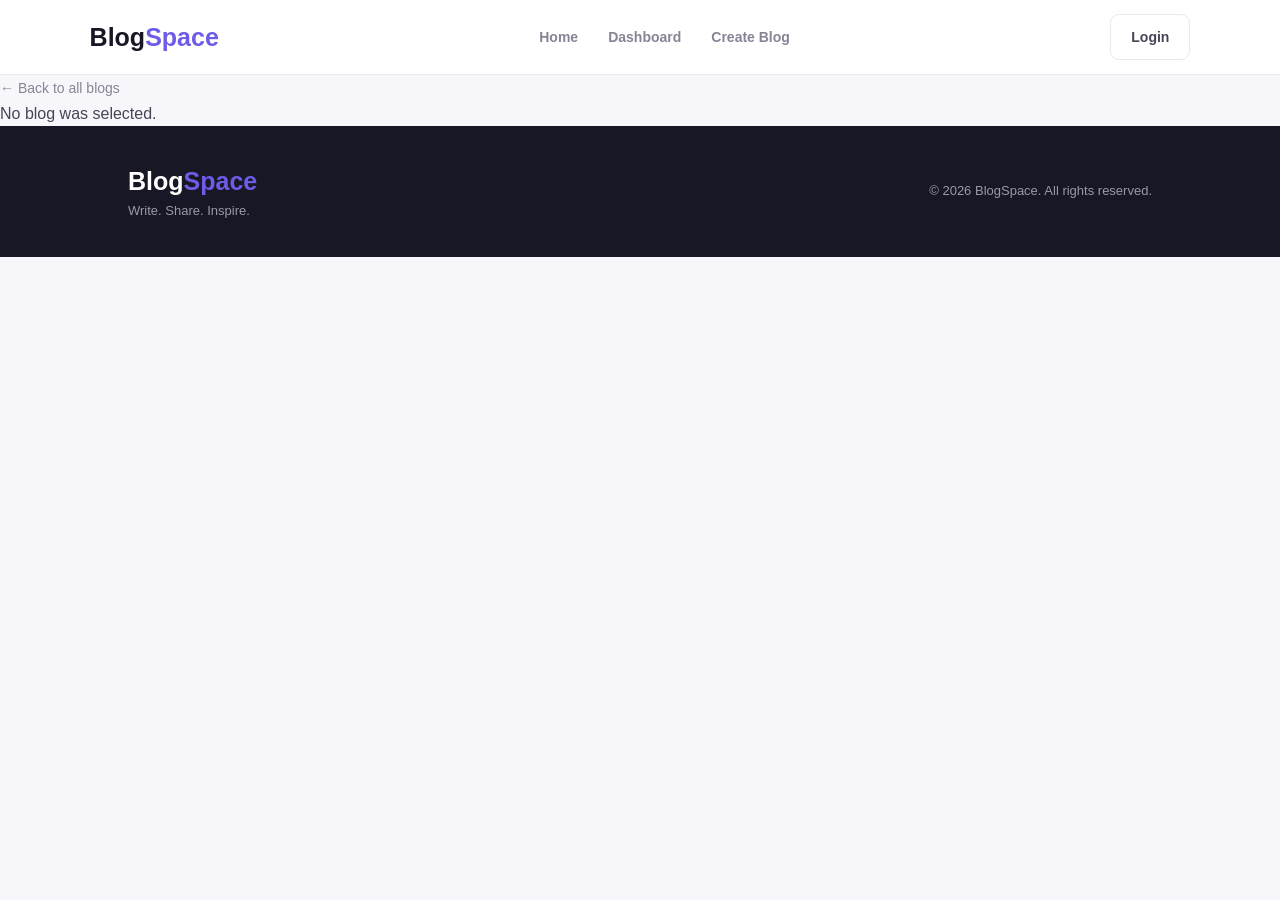
<file: Blog-application/public/blog-details.html>
<!DOCTYPE html>
<html lang="en">
<head>
    <meta charset="UTF-8">
    <meta name="viewport" content="width=device-width, initial-scale=1.0">
    <title>Blog Details - BlogSpace</title>
    <link rel="stylesheet" href="css/style.css">
</head>
<body>

<header class="navbar">
    <a href="index.html" class="logo">Blog<span>Space</span></a>

    <nav>
        <a href="index.html">Home</a>
        <a href="dashboard.html">Dashboard</a>
        <a href="create-blog.html">Create Blog</a>
    </nav>

    <div class="nav-buttons">
        <a href="login.html" class="btn btn-outline">Login</a>
    </div>
</header>

<main class="detail-container">
    <a href="index.html" class="back-link">← Back to all blogs</a>

    <article id="blogDetails" class="detail-card">
        Loading blog...
    </article>
</main>

<footer>
    <div class="footer-content">
        <div>
            <a href="index.html" class="logo">Blog<span>Space</span></a>
            <p>Write. Share. Inspire.</p>
        </div>
        <p>© 2026 BlogSpace. All rights reserved.</p>
    </div>
</footer>

<script src="js/script.js"></script>
</body>
</html>
</file>
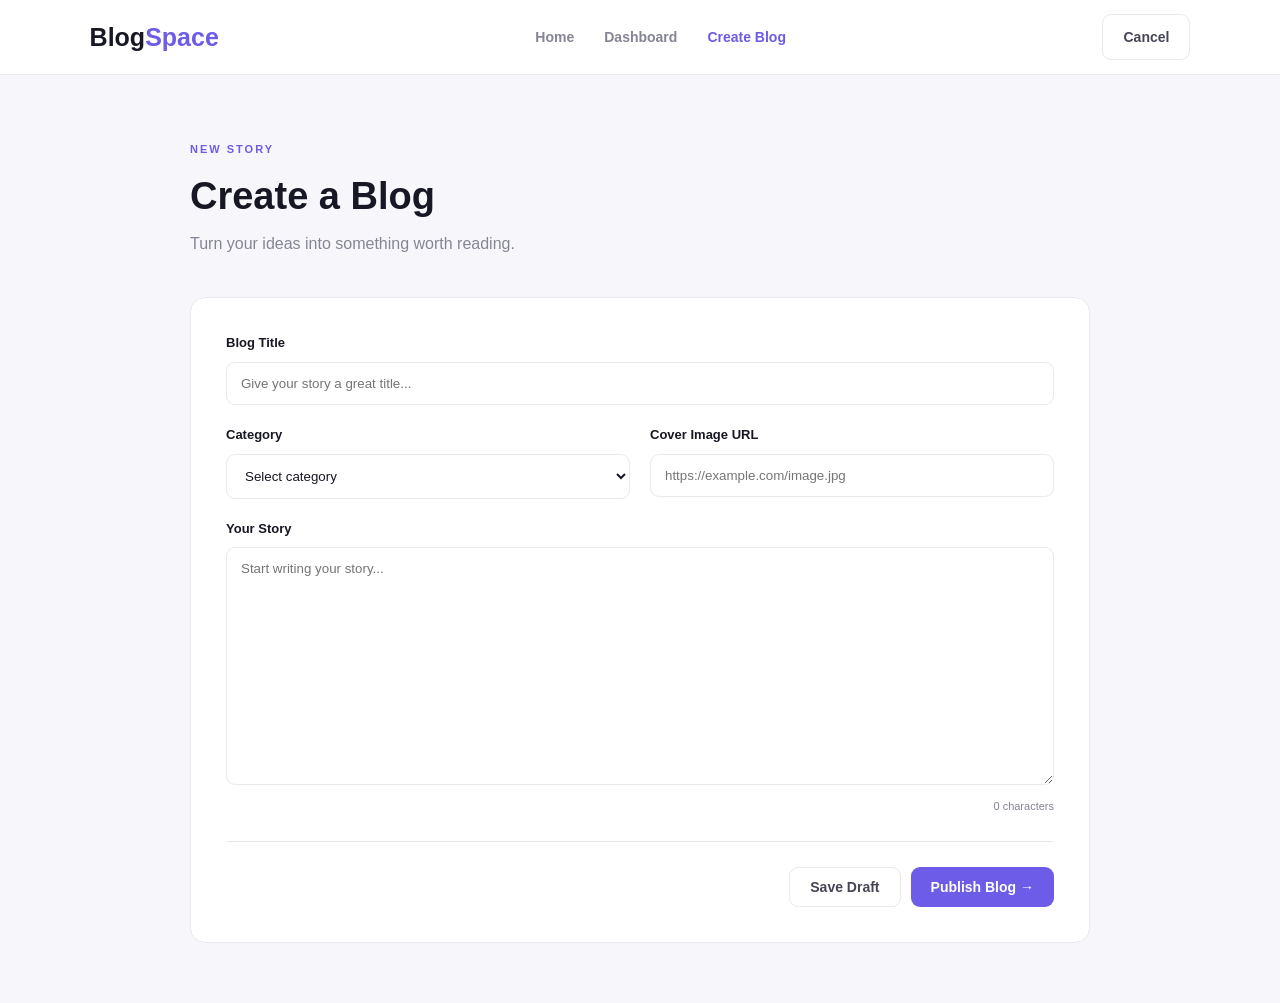
<file: Blog-application/public/Create-blog.html>
<!DOCTYPE html>
<html lang="en">
<head>
    <meta charset="UTF-8">
    <meta name="viewport" content="width=device-width, initial-scale=1.0">
    <title>BlogSpace - Create Blog</title>
    <link rel="stylesheet" href="css/style.css">
</head>

<body>

<header class="navbar">

    <a href="index.html" class="logo">
        Blog<span>Space</span>
    </a>

    <nav>
        <a href="index.html">Home</a>
        <a href="dashboard.html">Dashboard</a>
        <a href="create-blog.html" class="active">Create Blog</a>
    </nav>

    <div class="nav-buttons">
        <a href="dashboard.html" class="btn btn-outline">
            Cancel
        </a>
    </div>

</header>


<main class="create-container">

    <div class="create-header">

        <div>
            <span class="section-label">NEW STORY</span>
            <h1>Create a Blog</h1>
            <p>Turn your ideas into something worth reading.</p>
        </div>

    </div>


    <form id="blogForm" class="blog-form">

        <div class="form-group">

            <label for="blogTitle">
                Blog Title
            </label>

            <input
                type="text"
                id="blogTitle"
                placeholder="Give your story a great title..."
                required
            >

        </div>


        <div class="form-row">

            <div class="form-group">

                <label for="blogCategory">
                    Category
                </label>

                <select id="blogCategory" required>

                    <option value="">
                        Select category
                    </option>

                    <option>Technology</option>
                    <option>Lifestyle</option>
                    <option>Travel</option>
                    <option>Creativity</option>
                    <option>Education</option>

                </select>

            </div>


            <div class="form-group">

                <label for="blogImage">
                    Cover Image URL
                </label>

                <input
                    type="url"
                    id="blogImage"
                    placeholder="https://example.com/image.jpg"
                >

            </div>

        </div>


        <div class="form-group">

            <label for="blogContent">
                Your Story
            </label>

            <textarea
                id="blogContent"
                rows="14"
                placeholder="Start writing your story..."
                required
            ></textarea>

            <div class="character-count">
                <span id="characterCount">0</span> characters
            </div>

        </div>


        <div class="editor-actions">

            <button
                type="button"
                id="saveDraft"
                class="btn btn-outline"
            >
                Save Draft
            </button>

            <button
                type="submit"
                class="btn btn-primary"
            >
                Publish Blog →
            </button>

        </div>

    </form>

</main>


<script src="js/script.js"></script>

</body>
</html>
</file>
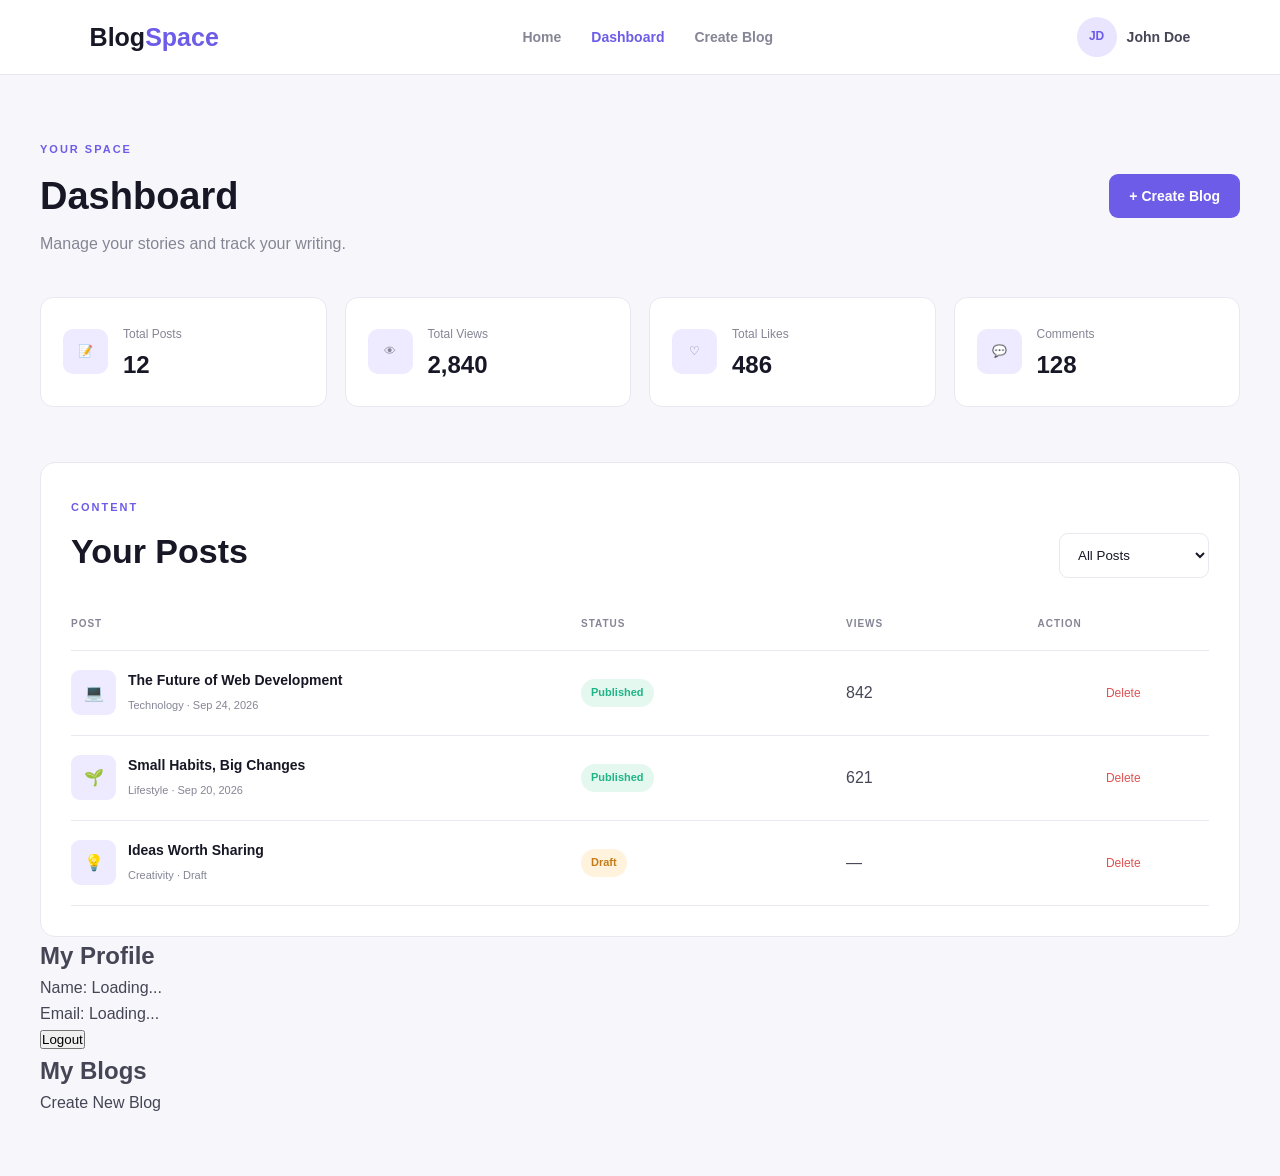
<file: Blog-application/public/dashboard.html>
<!DOCTYPE html>
<html lang="en">
<head>
    <meta charset="UTF-8">
    <meta name="viewport" content="width=device-width, initial-scale=1.0">
    <title>BlogSpace - Dashboard</title>
    <link rel="stylesheet" href="css/style.css">
</head>

<body>

<header class="navbar">

    <a href="index.html" class="logo">
        Blog<span>Space</span>
    </a>

    <nav>
        <a href="index.html">Home</a>
        <a href="dashboard.html" class="active">Dashboard</a>
        <a href="create-blog.html">Create Blog</a>
    </nav>

    <div class="user-menu">
        <div class="avatar">JD</div>
        <span>John Doe</span>
    </div>

</header>


<main class="dashboard">

    <div class="dashboard-header">

        <div>
            <span class="section-label">YOUR SPACE</span>
            <h1>Dashboard</h1>
            <p>Manage your stories and track your writing.</p>
        </div>

        <a href="create-blog.html" class="btn btn-primary">
            + Create Blog
        </a>

    </div>


    <div class="stats-grid">

        <div class="stat-card">
            <span class="stat-icon">📝</span>
            <div>
                <span>Total Posts</span>
                <strong>12</strong>
            </div>
        </div>


        <div class="stat-card">
            <span class="stat-icon">👁</span>
            <div>
                <span>Total Views</span>
                <strong>2,840</strong>
            </div>
        </div>


        <div class="stat-card">
            <span class="stat-icon">♡</span>
            <div>
                <span>Total Likes</span>
                <strong>486</strong>
            </div>
        </div>


        <div class="stat-card">
            <span class="stat-icon">💬</span>
            <div>
                <span>Comments</span>
                <strong>128</strong>
            </div>
        </div>

    </div>


    <section class="dashboard-posts">

        <div class="section-heading">
            <div>
                <span class="section-label">CONTENT</span>
                <h2>Your Posts</h2>
            </div>

            <select id="postFilter">
                <option value="all">All Posts</option>
                <option value="published">Published</option>
                <option value="draft">Drafts</option>
            </select>
        </div>


        <div class="post-table">

            <div class="table-header">
                <span>POST</span>
                <span>STATUS</span>
                <span>VIEWS</span>
                <span>ACTION</span>
            </div>


            <div class="table-row">

                <div class="post-title">
                    <div class="mini-image">💻</div>
                    <div>
                        <strong>The Future of Web Development</strong>
                        <small>Technology · Sep 24, 2026</small>
                    </div>
                </div>

                <span class="status published">Published</span>

                <span>842</span>

                <button class="delete-btn">Delete</button>

            </div>


            <div class="table-row">

                <div class="post-title">
                    <div class="mini-image">🌱</div>
                    <div>
                        <strong>Small Habits, Big Changes</strong>
                        <small>Lifestyle · Sep 20, 2026</small>
                    </div>
                </div>

                <span class="status published">Published</span>

                <span>621</span>

                <button class="delete-btn">Delete</button>

            </div>


            <div class="table-row">

                <div class="post-title">
                    <div class="mini-image">💡</div>
                    <div>
                        <strong>Ideas Worth Sharing</strong>
                        <small>Creativity · Draft</small>
                    </div>
                </div>

                <span class="status draft">Draft</span>

                <span>—</span>

                <button class="delete-btn">Delete</button>

            </div>

        </div>

    </section>
    
    <section class="profile-card">
        <h2>My Profile</h2>
        <p>Name: <span id="profileName">Loading...</span></p>
        <p>Email: <span id="profileEmail">Loading...</span></p>
        <button id="logoutBtn" type="button">Logout</button>
    </section>

    <section class="my-blogs-section">
        <h2>My Blogs</h2>
        <a href="create-blog.html">Create New Blog</a>
        <div id="myBlogsGrid"></div>
        <p id="myBlogsMessage" role="status"></p>
    </section>



</main>


<script src="js/script.js"></script>

</body>
</html>
</file>
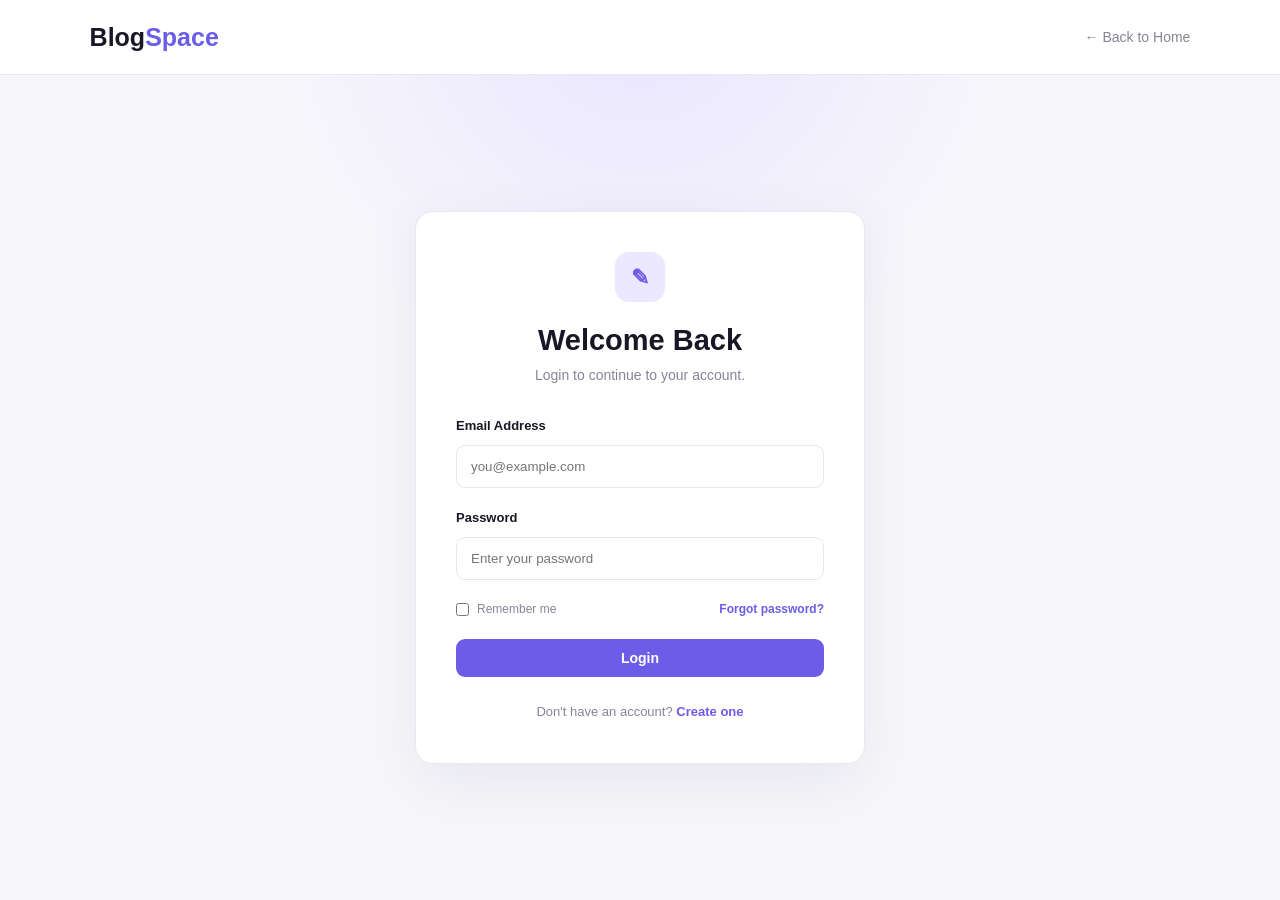
<file: Blog-application/public/login.html>
<!DOCTYPE html>
<html lang="en">
<head>
    <meta charset="UTF-8">
    <meta name="viewport" content="width=device-width, initial-scale=1.0">
    <title>BlogSpace - Login</title>
    <link rel="stylesheet" href="css/style.css">
</head>

<body class="auth-page">

<header class="navbar">
    <a href="index.html" class="logo">Blog<span>Space</span></a>

    <a href="index.html" class="back-link">← Back to Home</a>
</header>


<main class="auth-container">

    <div class="auth-card">

        <div class="auth-header">
            <div class="auth-icon">✎</div>

            <h1>Welcome Back</h1>

            <p>Login to continue to your account.</p>
        </div>


        <form id="loginForm">

            <div class="form-group">
                <label for="loginEmail">Email Address</label>

                <input
                    type="email"
                    id="loginEmail"
                    placeholder="you@example.com"
                    required
                >
            </div>


            <div class="form-group">
                <label for="loginPassword">Password</label>

                <input
                    type="password"
                    id="loginPassword"
                    placeholder="Enter your password"
                    required
                >
            </div>


            <div class="form-options">
                <label class="checkbox">
                    <input type="checkbox">
                    Remember me
                </label>

                <a href="#">Forgot password?</a>
            </div>


            <button type="submit" class="btn btn-primary full-width">
                Login
            </button>

        </form>


        <div class="auth-footer">
            Don't have an account?
            <a href="register.html">Create one</a>
        </div>

    </div>

</main>

<script src="js/script.js"></script>

</body>
</html>
</file>
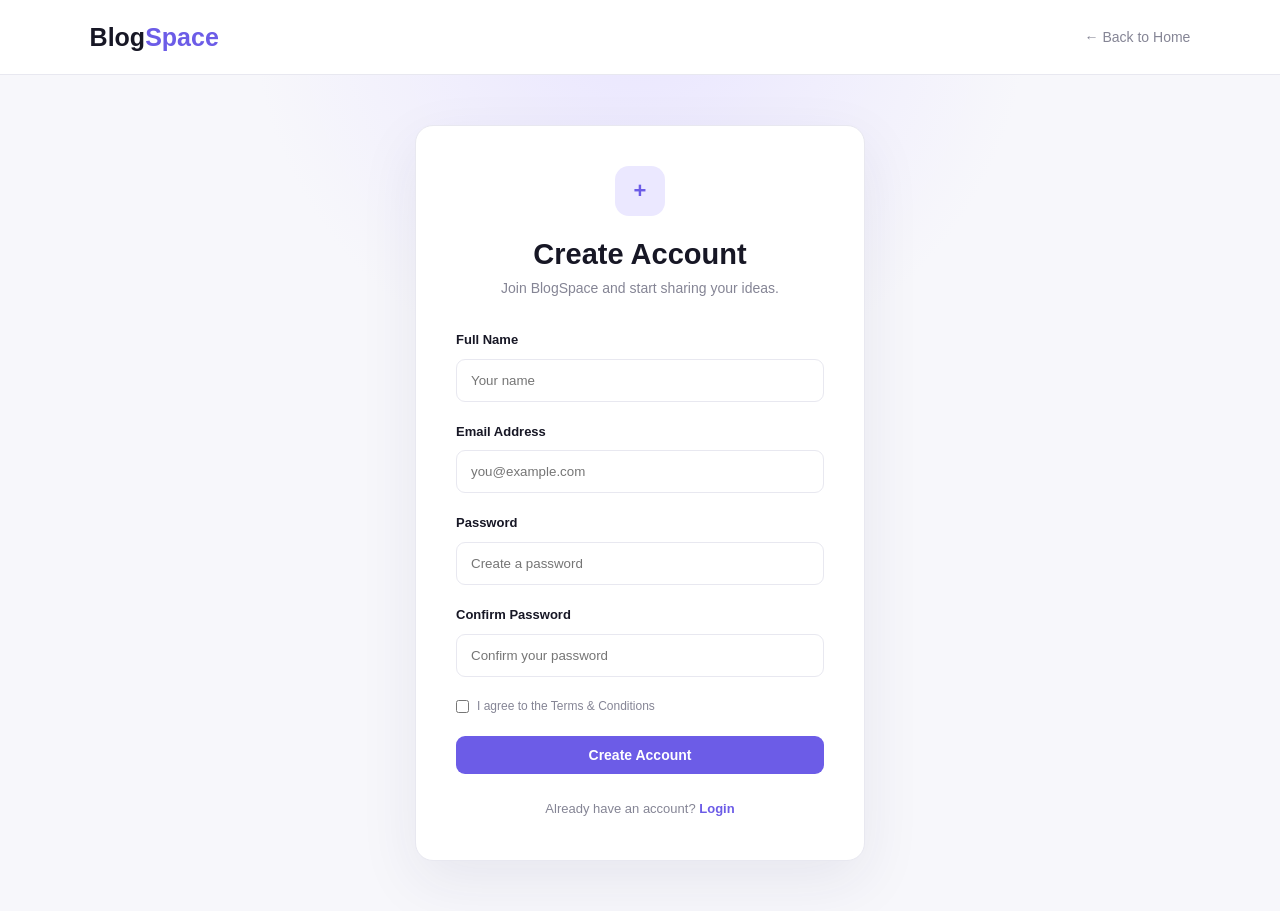
<file: Blog-application/public/register.html>
<!DOCTYPE html>
<html lang="en">
<head>
    <meta charset="UTF-8">
    <meta name="viewport" content="width=device-width, initial-scale=1.0">
    <title>BlogSpace - Register</title>
    <link rel="stylesheet" href="css/style.css">
</head>

<body class="auth-page">

<header class="navbar">
    <a href="index.html" class="logo">Blog<span>Space</span></a>

    <a href="index.html" class="back-link">← Back to Home</a>
</header>


<main class="auth-container">

    <div class="auth-card">

        <div class="auth-header">
            <div class="auth-icon">+</div>

            <h1>Create Account</h1>

            <p>Join BlogSpace and start sharing your ideas.</p>
        </div>


        <form id="registerForm">

            <div class="form-group">
                <label for="registerName">Full Name</label>

                <input
                    type="text"
                    id="registerName"
                    placeholder="Your name"
                    required
                >
            </div>


            <div class="form-group">
                <label for="registerEmail">Email Address</label>

                <input
                    type="email"
                    id="registerEmail"
                    placeholder="you@example.com"
                    required
                >
            </div>


            <div class="form-group">
                <label for="registerPassword">Password</label>

                <input
                    type="password"
                    id="registerPassword"
                    placeholder="Create a password"
                    required
                >
            </div>


            <div class="form-group">
                <label for="confirmPassword">Confirm Password</label>

                <input
                    type="password"
                    id="confirmPassword"
                    placeholder="Confirm your password"
                    required
                >
            </div>


            <label class="checkbox terms">
                <input type="checkbox" required>
                I agree to the Terms & Conditions
            </label>


            <button type="submit" class="btn btn-primary full-width">
                Create Account
            </button>

        </form>


        <div class="auth-footer">
            Already have an account?
            <a href="login.html">Login</a>
        </div>

    </div>

</main>

<script src="js/script.js"></script>

</body>
</html>
</file>
<file: Blog-application/public/css/style.css>
/* =========================
   RESET
========================= */

* {
    margin: 0;
    padding: 0;
    box-sizing: border-box;
}

:root {
    --primary: #6c5ce7;
    --primary-dark: #5646d8;
    --dark: #171725;
    --text: #454556;
    --muted: #858595;
    --light: #f7f7fb;
    --white: #ffffff;
    --border: #e8e8f0;
    --success: #20b486;
    --danger: #e05252;
}

html {
    scroll-behavior: smooth;
}

body {
    font-family: Arial, Helvetica, sans-serif;
    color: var(--text);
    background: var(--light);
    line-height: 1.6;
}

a {
    text-decoration: none;
    color: inherit;
}

button,
input,
textarea,
select {
    font-family: inherit;
}


/* =========================
   NAVBAR
========================= */

.navbar {
    height: 75px;
    background: var(--white);
    border-bottom: 1px solid var(--border);

    display: flex;
    align-items: center;
    justify-content: space-between;

    padding: 0 7%;

    position: sticky;
    top: 0;
    z-index: 100;
}

.logo {
    font-size: 25px;
    font-weight: 800;
    color: var(--dark);
}

.logo span {
    color: var(--primary);
}

.navbar nav {
    display: flex;
    gap: 30px;
}

.navbar nav a {
    font-size: 14px;
    color: var(--muted);
    font-weight: 600;
    transition: 0.2s;
}

.navbar nav a:hover,
.navbar nav a.active {
    color: var(--primary);
}

.nav-buttons {
    display: flex;
    gap: 10px;
}

.user-menu {
    display: flex;
    align-items: center;
    gap: 10px;
    font-size: 14px;
    font-weight: 600;
}


/* =========================
   BUTTONS
========================= */

.btn {
    border: none;
    cursor: pointer;
    display: inline-flex;
    align-items: center;
    justify-content: center;

    padding: 11px 20px;
    border-radius: 9px;

    font-size: 14px;
    font-weight: 700;

    transition: 0.2s;
}

.btn-primary {
    background: var(--primary);
    color: white;
}

.btn-primary:hover {
    background: var(--primary-dark);
    transform: translateY(-1px);
}

.btn-outline {
    border: 1px solid var(--border);
    color: var(--text);
    background: white;
}

.btn-outline:hover {
    border-color: var(--primary);
    color: var(--primary);
}

.btn-light {
    background: white;
    color: var(--dark);
}

.full-width {
    width: 100%;
}


/* =========================
   HERO
========================= */

.hero {
    min-height: 560px;
    padding: 80px 10%;

    display: grid;
    grid-template-columns: 1.1fr 0.9fr;
    gap: 80px;

    align-items: center;

    background:
        radial-gradient(circle at 80% 30%, #e7e2ff, transparent 30%),
        #f7f7fb;
}

.hero-content {
    max-width: 650px;
}

.badge,
.section-label {
    color: var(--primary);
    font-size: 11px;
    letter-spacing: 2px;
    font-weight: 800;
}

.hero h1 {
    font-size: clamp(45px, 6vw, 72px);
    line-height: 1.05;
    margin: 18px 0;
    color: var(--dark);
}

.hero h1 span {
    color: var(--primary);
}

.hero p {
    max-width: 570px;
    color: var(--muted);
    font-size: 17px;
}

.hero-buttons {
    display: flex;
    gap: 12px;
    margin-top: 30px;
}

.hero-card {
    background: white;
    padding: 35px;
    border-radius: 24px;

    box-shadow: 0 25px 70px rgba(35, 30, 80, 0.12);

    transform: rotate(2deg);
}

.hero-card-top {
    display: flex;
    justify-content: space-between;

    color: var(--muted);
    font-size: 12px;
}

.hero-card h2 {
    color: var(--dark);
    font-size: 32px;
    line-height: 1.2;
    margin: 35px 0 15px;
}

.hero-card p {
    color: var(--muted);
    font-size: 14px;
}

.author {
    display: flex;
    align-items: center;
    gap: 12px;
    margin-top: 30px;
}

.avatar {
    width: 40px;
    height: 40px;
    border-radius: 50%;

    background: #e9e5ff;
    color: var(--primary);

    display: flex;
    align-items: center;
    justify-content: center;

    font-size: 12px;
    font-weight: 800;
}

.author small {
    display: block;
    color: var(--muted);
}


/* =========================
   BLOG SECTION
========================= */

.blogs-section {
    padding: 80px 10%;
}

.section-heading {
    display: flex;
    justify-content: space-between;
    align-items: end;
    margin-bottom: 30px;
}

.section-heading h2 {
    font-size: 34px;
    color: var(--dark);
    margin-top: 5px;
}

.search-box {
    width: 230px;
    padding: 12px 16px;

    border: 1px solid var(--border);
    border-radius: 9px;

    outline: none;
    background: white;
}

.search-box:focus {
    border-color: var(--primary);
}

.blog-grid {
    display: grid;
    grid-template-columns: repeat(3, 1fr);
    gap: 25px;
}

.blog-card {
    background: white;
    border: 1px solid var(--border);
    border-radius: 15px;
    overflow: hidden;

    transition: 0.25s;
}

.blog-card:hover {
    transform: translateY(-6px);
    box-shadow: 0 15px 35px rgba(0, 0, 0, 0.07);
}

.blog-image {
    height: 190px;

    display: flex;
    align-items: center;
    justify-content: center;

    font-size: 65px;
}

.image-one {
    background: #e9e5ff;
}

.image-two {
    background: #e2f7ed;
}

.image-three {
    background: #fff0db;
}

.blog-content {
    padding: 24px;
}

.category {
    color: var(--primary);
    font-size: 10px;
    font-weight: 800;
    letter-spacing: 1.5px;
}

.blog-content h3 {
    color: var(--dark);
    font-size: 21px;
    margin: 9px 0;
}

.blog-content p {
    color: var(--muted);
    font-size: 14px;
}

.blog-meta {
    border-top: 1px solid var(--border);
    margin-top: 20px;
    padding-top: 15px;

    display: flex;
    justify-content: space-between;

    color: var(--muted);
    font-size: 12px;
}


/* =========================
   FOOTER
========================= */

footer {
    background: var(--dark);
    color: white;
    padding: 35px 10%;
}

.footer-content {
    display: flex;
    justify-content: space-between;
    align-items: center;
}

.footer-content .logo {
    color: white;
}

.footer-content p {
    color: #9999a9;
    font-size: 13px;
}


/* =========================
   AUTH
========================= */

.auth-page {
    min-height: 100vh;
    background:
        radial-gradient(circle at 50% 0%, #e9e5ff, transparent 35%),
        var(--light);
}

.back-link {
    color: var(--muted);
    font-size: 14px;
}

.auth-container {
    min-height: calc(100vh - 75px);

    display: flex;
    justify-content: center;
    align-items: center;

    padding: 50px 20px;
}

.auth-card {
    width: 100%;
    max-width: 450px;

    background: white;
    border: 1px solid var(--border);
    border-radius: 18px;

    padding: 40px;

    box-shadow: 0 20px 60px rgba(40, 35, 90, 0.08);
}

.auth-header {
    text-align: center;
    margin-bottom: 30px;
}

.auth-icon {
    width: 50px;
    height: 50px;
    border-radius: 14px;

    background: #ebe8ff;
    color: var(--primary);

    display: flex;
    justify-content: center;
    align-items: center;

    margin: auto auto 15px;

    font-size: 22px;
    font-weight: bold;
}

.auth-header h1 {
    color: var(--dark);
    font-size: 29px;
}

.auth-header p {
    color: var(--muted);
    font-size: 14px;
}


/* =========================
   FORMS
========================= */

.form-group {
    margin-bottom: 20px;
}

.form-group label {
    display: block;
    font-size: 13px;
    font-weight: 700;
    color: var(--dark);
    margin-bottom: 8px;
}

input,
textarea,
select {
    width: 100%;

    border: 1px solid var(--border);
    border-radius: 9px;

    padding: 13px 14px;

    outline: none;
    color: var(--dark);
    background: white;

    transition: 0.2s;
}

input:focus,
textarea:focus,
select:focus {
    border-color: var(--primary);
    box-shadow: 0 0 0 3px #ebe8ff;
}

textarea {
    resize: vertical;
}

.form-options {
    display: flex;
    justify-content: space-between;
    align-items: center;

    margin: 5px 0 20px;

    font-size: 12px;
}

.form-options a,
.auth-footer a {
    color: var(--primary);
    font-weight: 700;
}

.checkbox {
    display: flex;
    align-items: center;
    gap: 8px;

    font-size: 12px;
    color: var(--muted);
}

.checkbox input {
    width: auto;
}

.terms {
    margin-bottom: 20px;
}

.auth-footer {
    text-align: center;
    color: var(--muted);
    font-size: 13px;
    margin-top: 25px;
}


/* =========================
   DASHBOARD
========================= */

.dashboard {
    max-width: 1250px;
    margin: auto;
    padding: 60px 25px;
}

.dashboard-header,
.create-header {
    display: flex;
    justify-content: space-between;
    align-items: center;
    margin-bottom: 40px;
}

.dashboard-header h1,
.create-header h1 {
    color: var(--dark);
    font-size: 38px;
    margin: 5px 0;
}

.dashboard-header p,
.create-header p {
    color: var(--muted);
}

.stats-grid {
    display: grid;
    grid-template-columns: repeat(4, 1fr);
    gap: 18px;
    margin-bottom: 55px;
}

.stat-card {
    background: white;
    border: 1px solid var(--border);
    border-radius: 13px;

    padding: 22px;

    display: flex;
    align-items: center;
    gap: 15px;
}

.stat-icon {
    width: 45px;
    height: 45px;

    background: #eeeaff;
    color: var(--primary);

    display: flex;
    align-items: center;
    justify-content: center;

    border-radius: 10px;
}

.stat-card span {
    color: var(--muted);
    font-size: 12px;
}

.stat-card strong {
    display: block;
    color: var(--dark);
    font-size: 24px;
}

.dashboard-posts {
    background: white;
    border: 1px solid var(--border);
    border-radius: 15px;
    padding: 30px;
}

.dashboard-posts .section-heading {
    margin-bottom: 20px;
}

.dashboard-posts select {
    width: 150px;
}

.post-table {
    width: 100%;
}

.table-header,
.table-row {
    display: grid;
    grid-template-columns: 2fr 1fr 0.7fr 0.7fr;

    gap: 20px;
    align-items: center;

    padding: 18px 0;
}

.table-header {
    color: var(--muted);
    font-size: 10px;
    font-weight: 800;
    letter-spacing: 1px;

    border-bottom: 1px solid var(--border);
}

.table-row {
    border-bottom: 1px solid var(--border);
}

.post-title {
    display: flex;
    align-items: center;
    gap: 12px;
}

.post-title strong {
    display: block;
    color: var(--dark);
    font-size: 14px;
}

.post-title small {
    color: var(--muted);
    font-size: 11px;
}

.mini-image {
    width: 45px;
    height: 45px;

    display: flex;
    align-items: center;
    justify-content: center;

    border-radius: 9px;
    background: #eeeaff;
}

.status {
    font-size: 11px;
    font-weight: 700;

    width: max-content;
    padding: 5px 10px;
    border-radius: 20px;
}

.status.published {
    color: var(--success);
    background: #e4f8f0;
}

.status.draft {
    color: #c47b18;
    background: #fff3dd;
}

.delete-btn {
    border: none;
    background: transparent;
    color: var(--danger);
    cursor: pointer;
    font-size: 12px;
}


/* =========================
   CREATE BLOG
========================= */

.create-container {
    max-width: 950px;
    margin: auto;
    padding: 60px 25px;
}

.blog-form {
    background: white;
    border: 1px solid var(--border);
    border-radius: 15px;

    padding: 35px;
}

.form-row {
    display: grid;
    grid-template-columns: 1fr 1fr;
    gap: 20px;
}

.character-count {
    text-align: right;
    color: var(--muted);
    font-size: 11px;
    margin-top: 5px;
}

.editor-actions {
    display: flex;
    justify-content: flex-end;
    gap: 10px;

    border-top: 1px solid var(--border);
    padding-top: 25px;
    margin-top: 25px;
}


/* =========================
   RESPONSIVE
========================= */

@media (max-width: 900px) {

    .navbar {
        padding: 0 5%;
    }

    .hero {
        grid-template-columns: 1fr;
        padding: 60px 7%;
    }

    .hero-card {
        max-width: 600px;
        width: 100%;
    }

    .blog-grid {
        grid-template-columns: repeat(2, 1fr);
    }

    .stats-grid {
        grid-template-columns: repeat(2, 1fr);
    }

}

@media (max-width: 650px) {

    .navbar {
        height: auto;
        padding: 18px 5%;

        flex-wrap: wrap;
        gap: 15px;
    }

    .navbar nav {
        order: 3;
        width: 100%;
        justify-content: center;
        gap: 18px;
    }

    .navbar .nav-buttons {
        margin-left: auto;
    }

    .user-menu span {
        display: none;
    }

    .hero {
        padding: 55px 6%;
    }

    .hero h1 {
        font-size: 45px;
    }

    .hero-buttons {
        flex-direction: column;
    }

    .blogs-section {
        padding: 55px 6%;
    }

    .section-heading {
        align-items: stretch;
        flex-direction: column;
        gap: 15px;
    }

    .search-box {
        width: 100%;
    }

    .blog-grid {
        grid-template-columns: 1fr;
    }

    .stats-grid {
        grid-template-columns: 1fr;
    }

    .dashboard-header,
    .create-header {
        align-items: flex-start;
        flex-direction: column;
        gap: 20px;
    }

    .dashboard-posts {
        padding: 20px;
    }

    .table-header {
        display: none;
    }

    .table-row {
        grid-template-columns: 1fr;
        gap: 10px;
        padding: 20px 0;
    }

    .form-row {
        grid-template-columns: 1fr;
    }

    .blog-form {
        padding: 22px;
    }

    .editor-actions {
        flex-direction: column;
    }

    .editor-actions .btn {
        width: 100%;
    }

    .auth-card {
        padding: 28px 22px;
    }

    .footer-content {
        flex-direction: column;
        gap: 15px;
        text-align: center;
    }
/* Individual blog details */

.detail-container {
    max-width: 850px;
    margin: 0 auto;
    padding: 45px 24px 80px;
}

.detail-container > .back-link {
    display: inline-block;
    margin-bottom: 24px;
}

.detail-card {
    background: #fff;
    padding: 40px;
    border: 1px solid var(--border);
    border-radius: 16px;
}

.detail-card h1 {
    color: var(--dark);
    font-size: clamp(30px, 5vw, 46px);
    line-height: 1.2;
    margin: 14px 0;
    overflow-wrap: anywhere;
}

.detail-card .blog-meta {
    justify-content: flex-start;
    margin-bottom: 24px;
}

.detail-image {
    display: block;
    width: 100%;
    max-height: 460px;
    object-fit: cover;
    border-radius: 12px;
    margin: 24px 0;
}

.blog-body {
    color: var(--text);
    font-size: 17px;
    line-height: 1.9;
    overflow-wrap: anywhere;
}

@media (max-width: 650px) {
    .detail-card {
        padding: 24px 18px;
    }

    .blog-body {
        font-size: 15px;
    }
}


#searchInput,
#categoryFilter {
  padding: 12px;
  margin: 8px 8px 16px 0;
  border: 1px solid #ddd;
  border-radius: 8px;
  font: inherit;
}

#searchInput {
  width: min(100%, 360px);
}

.blog-card-body {
  padding: 18px;
}

.blog-card h3 {
  overflow-wrap: anywhere;
}

.btn-edit,
.btn-delete {
  display: inline-block;
  margin: 12px 8px 0 0;
  padding: 9px 14px;
  border: 0;
  border-radius: 7px;
  text-decoration: none;
  cursor: pointer;
  font: inherit;
}

.btn-edit {
  background: #6c5ce7;
  color: white;
}

.btn-delete {
  background: #e74c3c;
  color: white;
}

@media (max-width: 600px) {
  #searchInput,
  #categoryFilter {
    display: block;
    width: 100%;
  }
}


.profile-card {
  margin: 24px auto;
  padding: 24px;
  max-width: 900px;
  background: #fff;
  border: 1px solid #e5e7eb;
  border-radius: 12px;
}

.profile-card h2,
.my-blogs-section h2 {
  margin-top: 0;
}

.profile-card button {
  padding: 10px 18px;
  border: none;
  border-radius: 8px;
  background: #e74c3c;
  color: #fff;
  cursor: pointer;
}

.my-blogs-section {
  max-width: 1100px;
  margin: 24px auto;
  padding: 0 20px;
}

#myBlogsGrid {
  display: grid;
  grid-template-columns: repeat(auto-fit, minmax(240px, 1fr));
  gap: 20px;
  margin-top: 20px;
}

@media (max-width: 600px) {
  .profile-card {
    margin: 16px;
    padding: 18px;
  }
}


}
</file>
